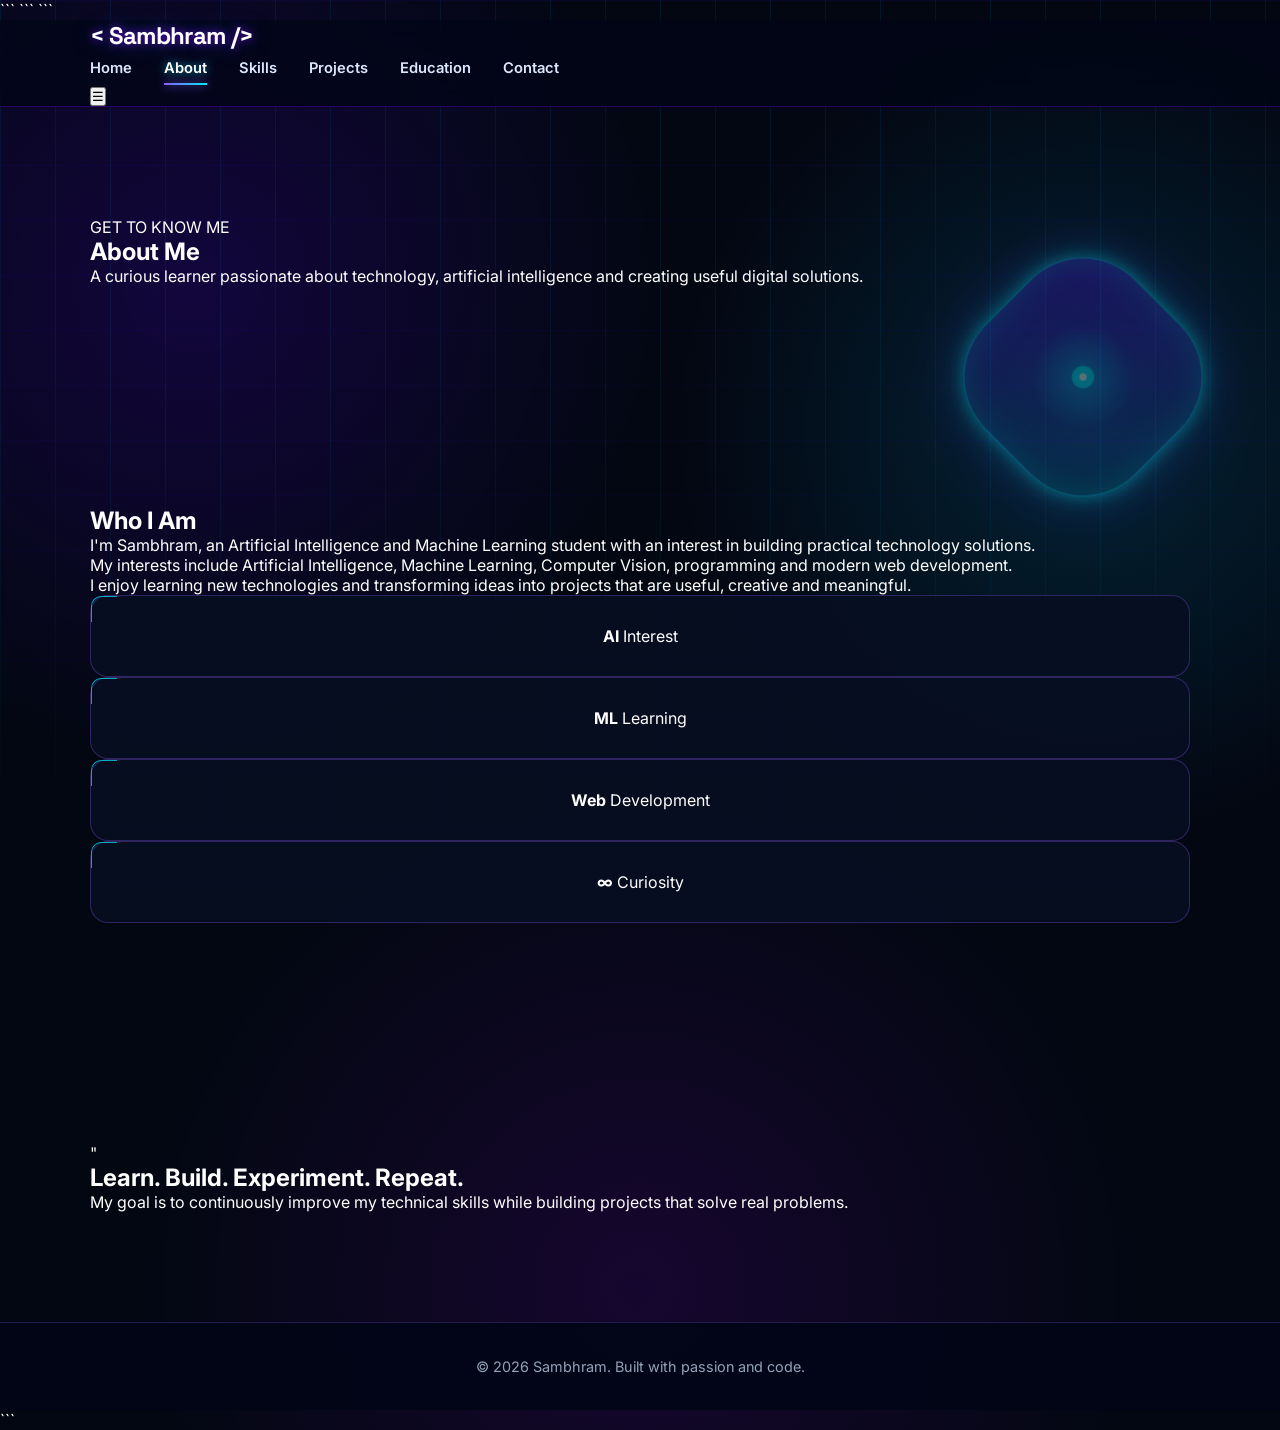
<file: about.html>
<!DOCTYPE html>

<html lang="en">

<head>

```
<meta charset="UTF-8">
<meta name="viewport" content="width=device-width, initial-scale=1.0">

<title>About | Sambhram</title>

<link rel="stylesheet" href="style.css">

<link href="https://fonts.googleapis.com/css2?family=Inter:wght@400;500;600;700;800&family=Space+Grotesk:wght@400;500;600;700&display=swap" rel="stylesheet">
```

</head>

<body>

```
<div class="background-effects">
    <div class="glow glow-one"></div>
    <div class="glow glow-two"></div>
    <div class="glow glow-three"></div>
</div>


<header class="navbar">

    <div class="nav-container">

        <a href="index.html" class="logo">
            <span>&lt;</span> Sambhram <span>/&gt;</span>
        </a>

        <nav class="nav-links">

            <a href="index.html">Home</a>
            <a href="about.html" class="active">About</a>
            <a href="skills.html">Skills</a>
            <a href="projects.html">Projects</a>
            <a href="education.html">Education</a>
            <a href="contact.html">Contact</a>

        </nav>

        <button class="menu-btn" id="menuBtn">
            ☰
        </button>

    </div>

</header>


<main class="page-container">

    <section class="page-hero">

        <p class="section-label">GET TO KNOW ME</p>

        <h1>
            About <span>Me</span>
        </h1>

        <p>
            A curious learner passionate about technology,
            artificial intelligence and creating useful digital solutions.
        </p>

    </section>


    <section class="about-grid">

        <div class="glass-card about-main">

            <h2>Who I Am</h2>

            <p>
                I'm Sambhram, an Artificial Intelligence and Machine
                Learning student with an interest in building practical
                technology solutions.
            </p>

            <p>
                My interests include Artificial Intelligence, Machine
                Learning, Computer Vision, programming and modern web
                development.
            </p>

            <p>
                I enjoy learning new technologies and transforming
                ideas into projects that are useful, creative and
                meaningful.
            </p>

        </div>


        <div class="about-stats">

            <div class="stat-card">
                <strong>AI</strong>
                <span>Interest</span>
            </div>

            <div class="stat-card">
                <strong>ML</strong>
                <span>Learning</span>
            </div>

            <div class="stat-card">
                <strong>Web</strong>
                <span>Development</span>
            </div>

            <div class="stat-card">
                <strong>∞</strong>
                <span>Curiosity</span>
            </div>

        </div>

    </section>


    <section class="quote-section">

        <div class="glass-card quote-card">

            <div class="quote-mark">"</div>

            <h2>
                Learn. Build. Experiment.
                <span>Repeat.</span>
            </h2>

            <p>
                My goal is to continuously improve my technical skills
                while building projects that solve real problems.
            </p>

        </div>

    </section>

</main>


<footer>

    <p>© 2026 Sambhram. Built with passion and code.</p>

</footer>

<script src="script.js"></script>
```

</body>

</html>
</file>
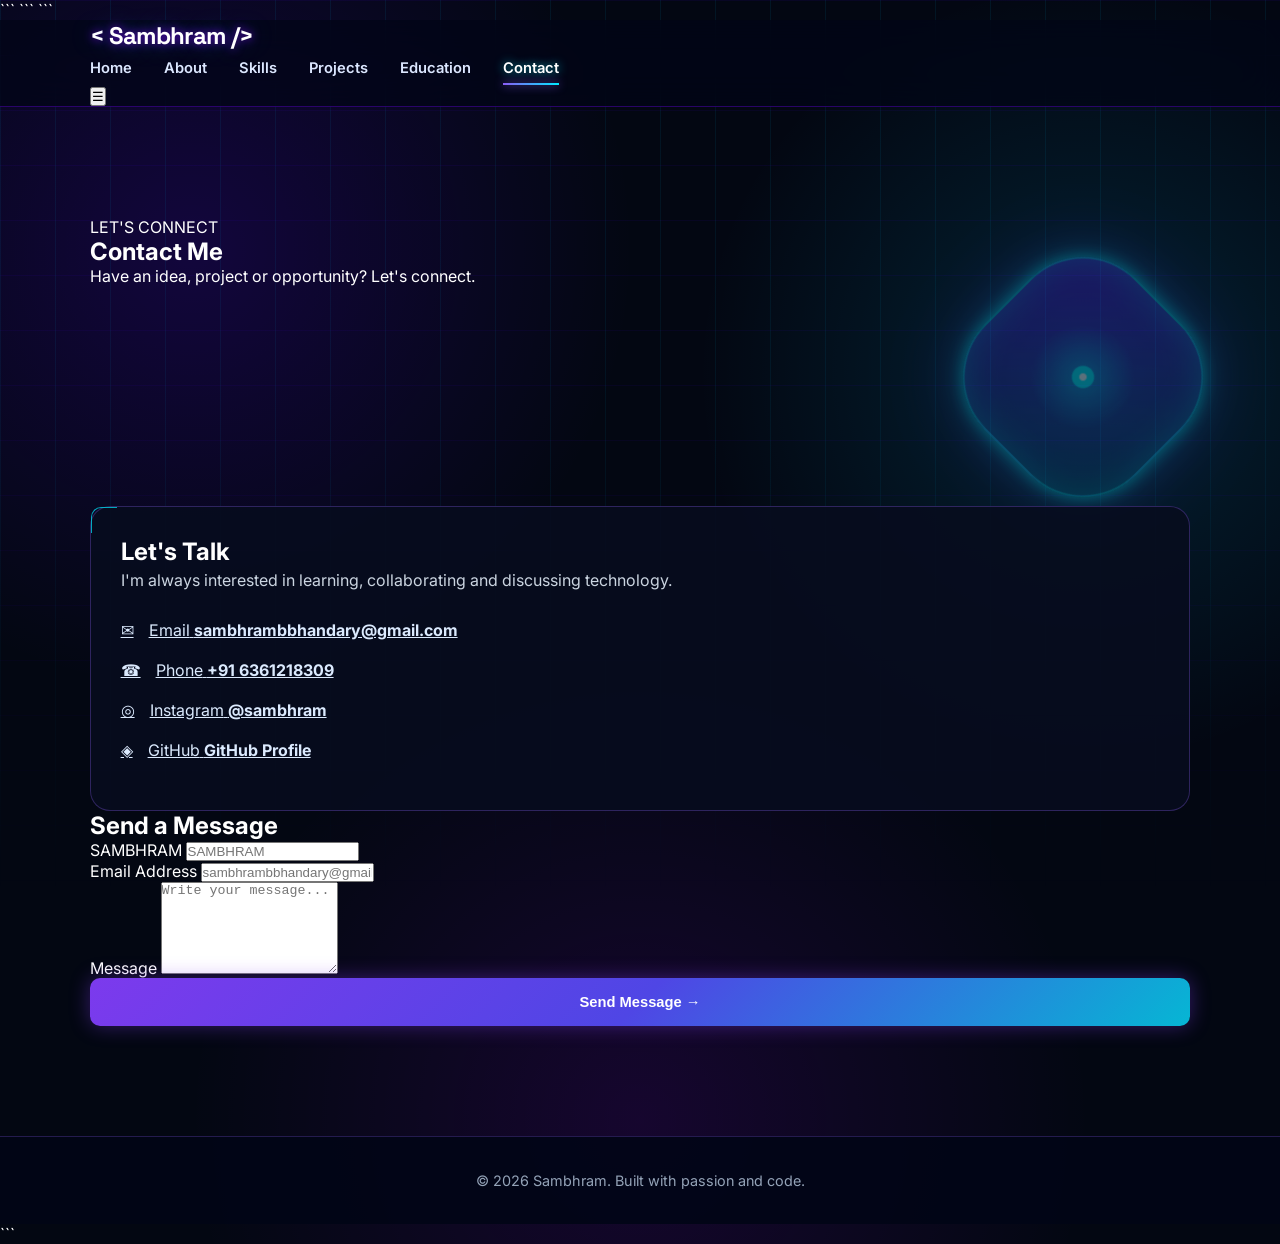
<file: contact.html>
<!DOCTYPE html>

<html lang="en">

<head>

```
<meta charset="UTF-8">
<meta name="viewport" content="width=device-width, initial-scale=1.0">

<title>Contact | Sambhram</title>

<link rel="stylesheet" href="style.css">

<link href="https://fonts.googleapis.com/css2?family=Inter:wght@400;500;600;700;800&family=Space+Grotesk:wght@400;500;600;700&display=swap" rel="stylesheet">
```

</head>

<body>

```
<div class="background-effects">

    <div class="glow glow-one"></div>
    <div class="glow glow-two"></div>
    <div class="glow glow-three"></div>

</div>


<header class="navbar">

    <div class="nav-container">

        <a href="index.html" class="logo">
            <span>&lt;</span> Sambhram <span>/&gt;</span>
        </a>

        <nav class="nav-links">

            <a href="index.html">Home</a>
            <a href="about.html">About</a>
            <a href="skills.html">Skills</a>
            <a href="projects.html">Projects</a>
            <a href="education.html">Education</a>
            <a href="contact.html" class="active">Contact</a>

        </nav>

        <button class="menu-btn" id="menuBtn">
            ☰
        </button>

    </div>

</header>


<main class="page-container">

    <section class="page-hero">

        <p class="section-label">LET'S CONNECT</p>

        <h1>
            Contact <span>Me</span>
        </h1>

        <p>
            Have an idea, project or opportunity?
            Let's connect.
        </p>

    </section>


    <section class="contact-grid">


        <div class="contact-info">

            <div class="glass-card">

                <h2>Let's Talk</h2>

                <p>
                    I'm always interested in learning, collaborating
                    and discussing technology.
                </p>

            </div>


            <a href="mailto:sambhrambbhandary@gmail.com" class="contact-item">

                <div class="contact-icon">
                    ✉
                </div>

                <div>
                    <span>Email</span>
                    <strong>sambhrambbhandary@gmail.com</strong>
                </div>

            </a>


            <a href="tel:+916361218309" class="contact-item">

                <div class="contact-icon">
                    ☎
                </div>

                <div>
                    <span>Phone</span>
                    <strong>+91 6361218309</strong>
                </div>

            </a>


            <a href="https://instagram.com/" target="_blank" class="contact-item">

                <div class="contact-icon">
                    ◎
                </div>

                <div>
                    <span>Instagram</span>
                    <strong>@sambhram</strong>
                </div>

            </a>


            <a href="https://github.com/" target="_blank" class="contact-item">

                <div class="contact-icon">
                    ◈
                </div>

                <div>
                    <span>GitHub</span>
                    <strong>GitHub Profile</strong>
                </div>

            </a>

        </div>


        <div class="glass-card contact-form-card">

            <h2>Send a Message</h2>

            <form id="contactForm">

                <div class="input-group">

                    <label for="name">
                        SAMBHRAM
                    </label>

                    <input
                        type="text"
                        id="name"
                        placeholder="SAMBHRAM"
                        required
                    >

                </div>


                <div class="input-group">

                    <label for="email">
                        Email Address
                    </label>

                    <input
                        type="email"
                        id="email"
                        placeholder="sambhrambbhandary@gmail.com"
                        required
                    >

                </div>


                <div class="input-group">

                    <label for="message">
                        Message
                    </label>

                    <textarea
                        id="message"
                        rows="6"
                        placeholder="Write your message..."
                        required
                    ></textarea>

                </div>


                <button
                    type="submit"
                    class="btn primary-btn submit-btn"
                >
                    Send Message →
                </button>

            </form>

        </div>


    </section>

</main>


<footer>

    <p>© 2026 Sambhram. Built with passion and code.</p>

</footer>


<script src="script.js"></script>
```

</body>

</html>
</file>
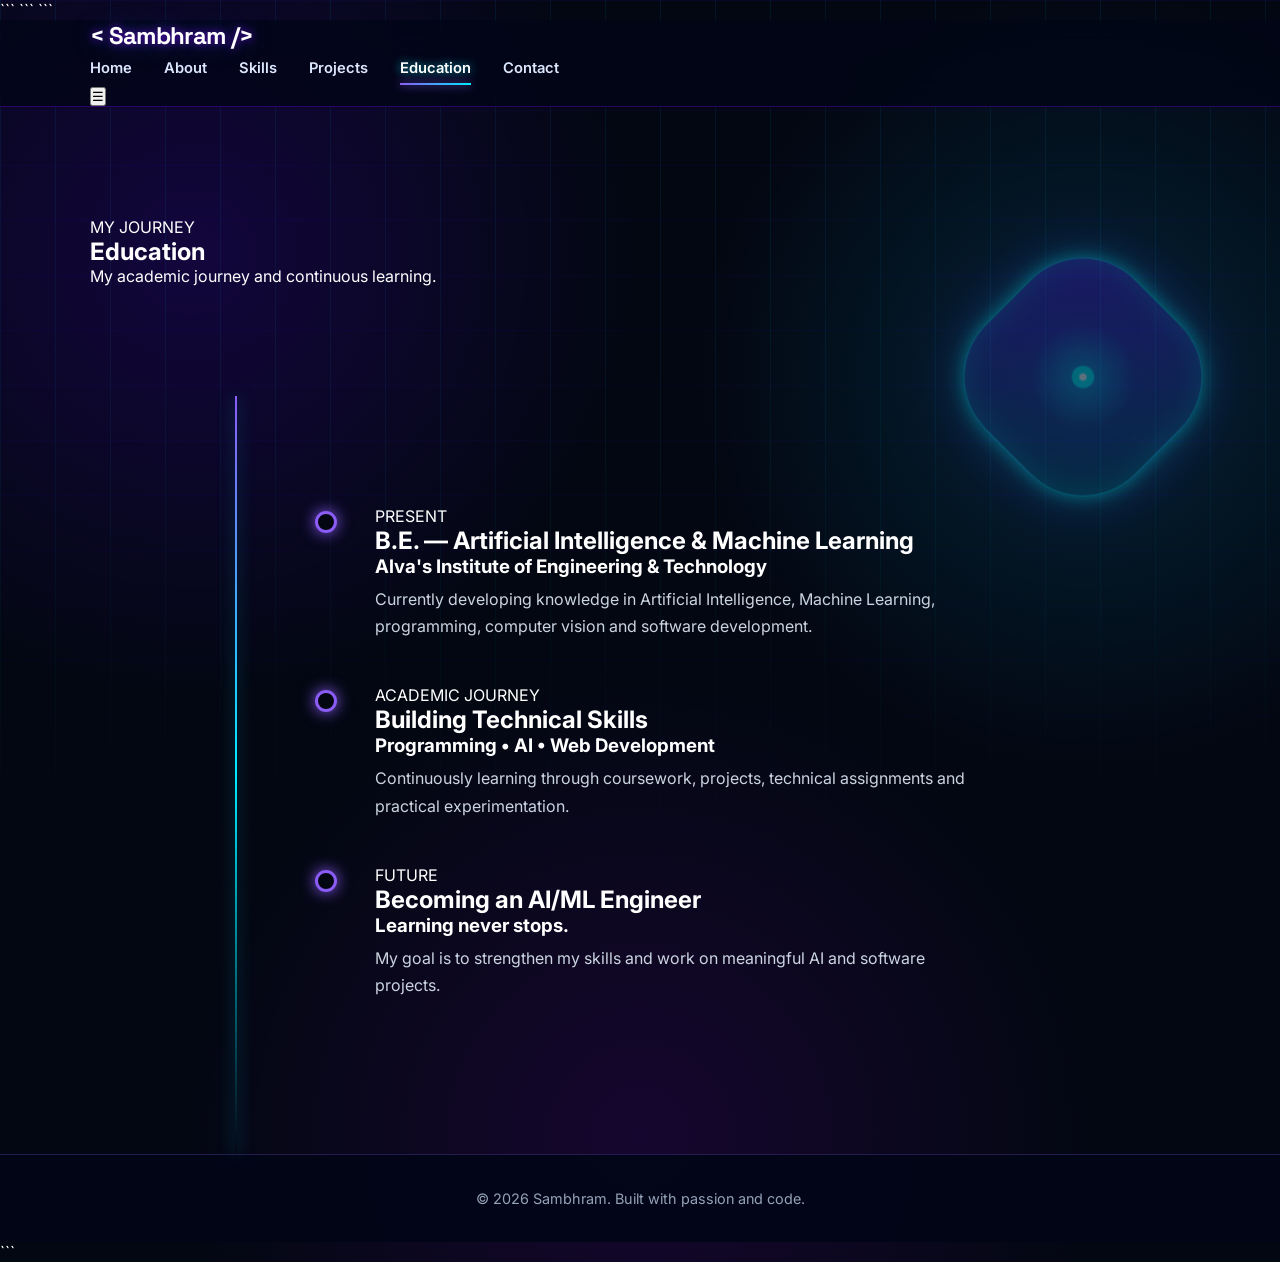
<file: education.html>
<!DOCTYPE html>

<html lang="en">

<head>

```
<meta charset="UTF-8">
<meta name="viewport" content="width=device-width, initial-scale=1.0">

<title>Education | Sambhram</title>

<link rel="stylesheet" href="style.css">

<link href="https://fonts.googleapis.com/css2?family=Inter:wght@400;500;600;700;800&family=Space+Grotesk:wght@400;500;600;700&display=swap" rel="stylesheet">
```

</head>

<body>

```
<div class="background-effects">

    <div class="glow glow-one"></div>
    <div class="glow glow-two"></div>
    <div class="glow glow-three"></div>

</div>


<header class="navbar">

    <div class="nav-container">

        <a href="index.html" class="logo">
            <span>&lt;</span> Sambhram <span>/&gt;</span>
        </a>

        <nav class="nav-links">

            <a href="index.html">Home</a>
            <a href="about.html">About</a>
            <a href="skills.html">Skills</a>
            <a href="projects.html">Projects</a>
            <a href="education.html" class="active">Education</a>
            <a href="contact.html">Contact</a>

        </nav>

        <button class="menu-btn" id="menuBtn">
            ☰
        </button>

    </div>

</header>


<main class="page-container">

    <section class="page-hero">

        <p class="section-label">MY JOURNEY</p>

        <h1>
            <span>Education</span>
        </h1>

        <p>
            My academic journey and continuous learning.
        </p>

    </section>


    <section class="timeline">


        <div class="timeline-item">

            <div class="timeline-dot"></div>

            <div class="timeline-card">

                <span class="timeline-year">
                    PRESENT
                </span>

                <h2>
                    B.E. — Artificial Intelligence & Machine Learning
                </h2>

                <h3>
                    Alva's Institute of Engineering & Technology
                </h3>

                <p>
                    Currently developing knowledge in Artificial Intelligence,
                    Machine Learning, programming, computer vision and
                    software development.
                </p>

            </div>

        </div>


        <div class="timeline-item">

            <div class="timeline-dot"></div>

            <div class="timeline-card">

                <span class="timeline-year">
                    ACADEMIC JOURNEY
                </span>

                <h2>
                    Building Technical Skills
                </h2>

                <h3>
                    Programming • AI • Web Development
                </h3>

                <p>
                    Continuously learning through coursework, projects,
                    technical assignments and practical experimentation.
                </p>

            </div>

        </div>


        <div class="timeline-item">

            <div class="timeline-dot"></div>

            <div class="timeline-card">

                <span class="timeline-year">
                    FUTURE
                </span>

                <h2>
                    Becoming an AI/ML Engineer
                </h2>

                <h3>
                    Learning never stops.
                </h3>

                <p>
                    My goal is to strengthen my skills and work on
                    meaningful AI and software projects.
                </p>

            </div>

        </div>


    </section>

</main>


<footer>

    <p>© 2026 Sambhram. Built with passion and code.</p>

</footer>


<script src="script.js"></script>
```

</body>

</html>
</file>
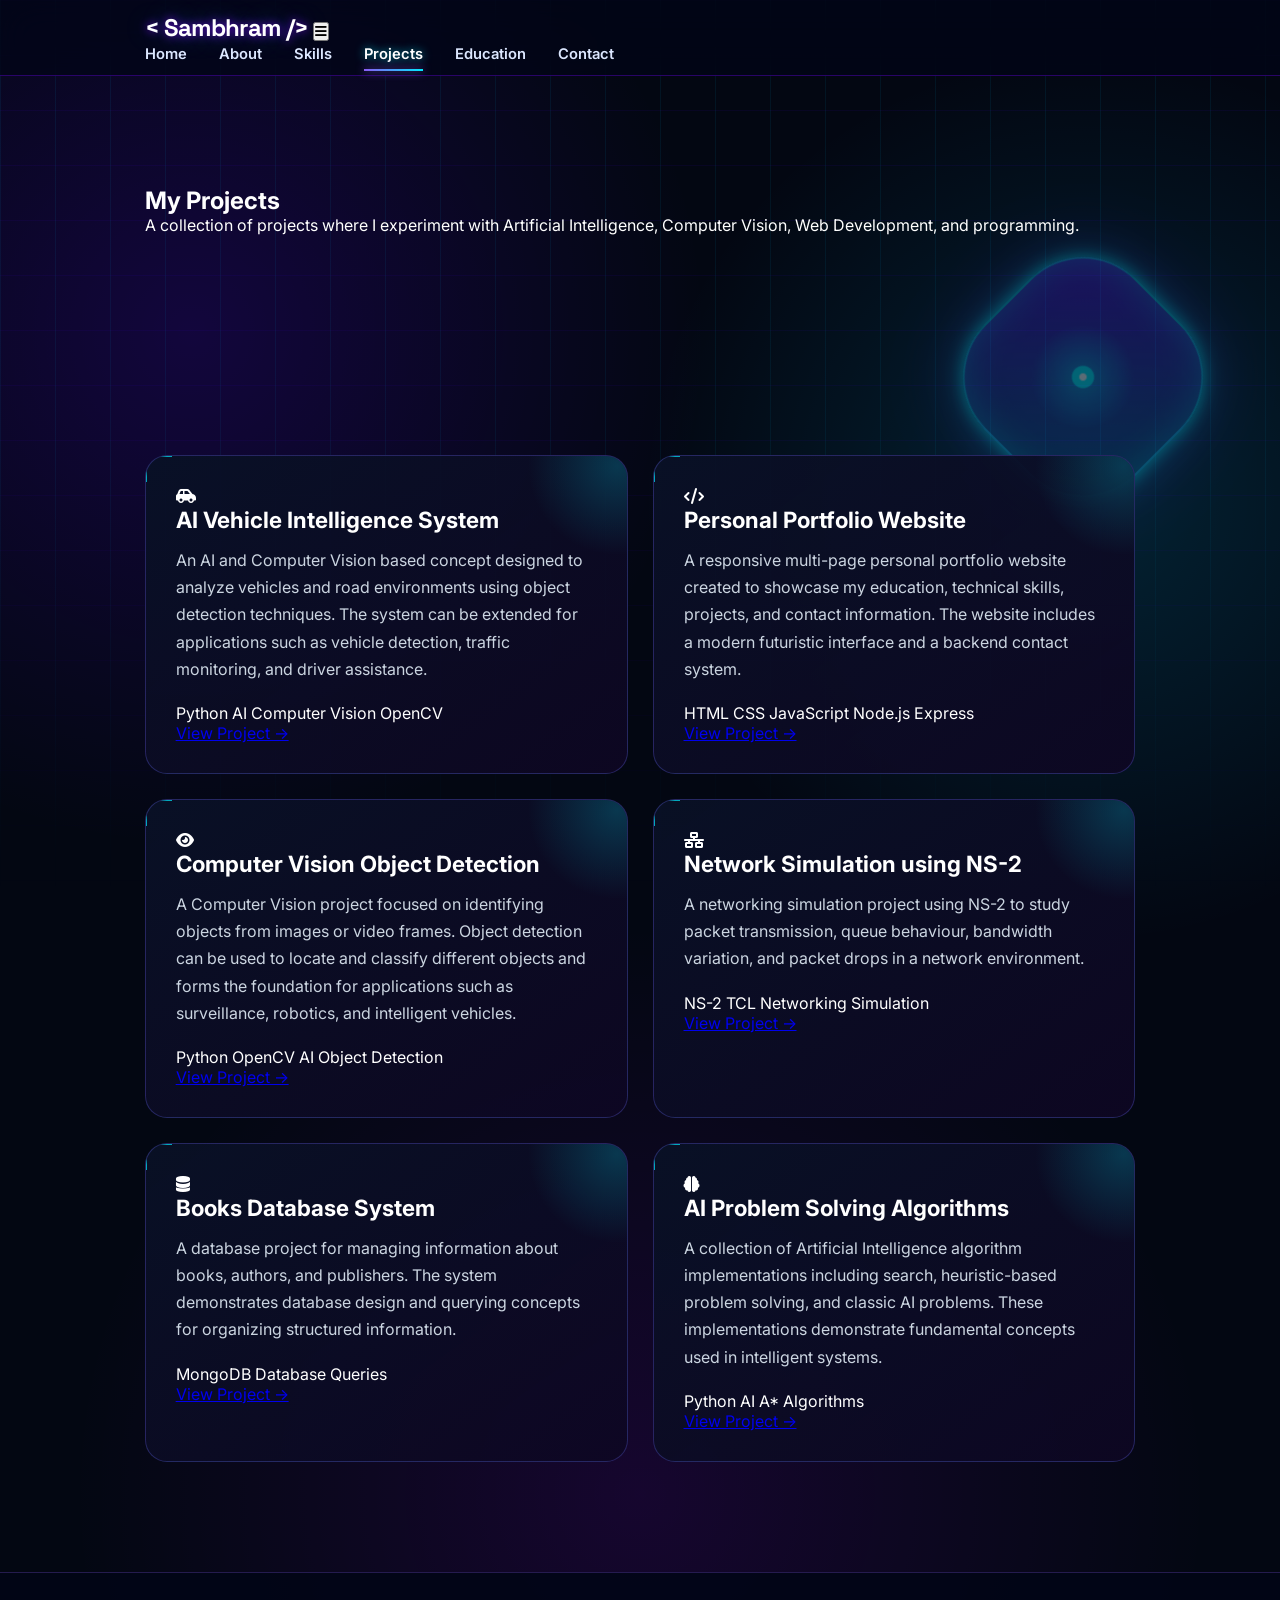
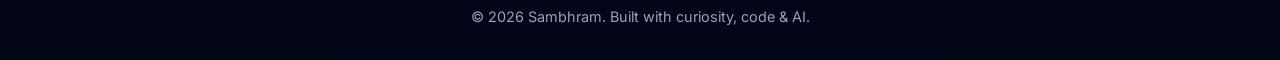
<file: projects.html>
<!DOCTYPE html>
<html lang="en">
<head>
    <meta charset="UTF-8">
    <meta name="viewport" content="width=device-width, initial-scale=1.0">

    <title>Projects | Sambhram</title>

    <link rel="preconnect" href="https://fonts.googleapis.com">
    <link rel="preconnect" href="https://fonts.gstatic.com" crossorigin>

    <link
        href="https://fonts.googleapis.com/css2?family=Inter:wght@400;500;600;700;800&family=Space+Grotesk:wght@500;600;700&display=swap"
        rel="stylesheet"
    >

    <link
        rel="stylesheet"
        href="https://cdnjs.cloudflare.com/ajax/libs/font-awesome/6.5.2/css/all.min.css"
    >

    <link rel="stylesheet" href="style.css">
</head>

<body>

<header class="navbar">

    <div class="container nav-container">

        <a href="index.html" class="logo">
            &lt; <span>Sambhram</span> /&gt;
        </a>

        <button class="menu-btn" id="menuBtn">
            <i class="fas fa-bars"></i>
        </button>

        <ul class="nav-links">

            <li>
                <a href="index.html">Home</a>
            </li>

            <li>
                <a href="about.html">About</a>
            </li>

            <li>
                <a href="skills.html">Skills</a>
            </li>

            <li>
                <a href="projects.html" class="active">Projects</a>
            </li>

            <li>
                <a href="education.html">Education</a>
            </li>

            <li>
                <a href="contact.html">Contact</a>
            </li>

        </ul>

    </div>

</header>


<main>

    <!-- PAGE HERO -->

    <section class="page-hero">

        <div class="container">

            <h1>
                My <span class="gradient-text">Projects</span>
            </h1>

            <p>
                A collection of projects where I experiment with
                Artificial Intelligence, Computer Vision, Web Development,
                and programming.
            </p>

        </div>

    </section>


    <!-- PROJECTS -->

    <section class="section">

        <div class="container">

            <div class="projects-grid">


                <!-- PROJECT 1 -->

                <article class="project-card">

                    <div class="project-visual">
                        <i class="fas fa-car-side"></i>
                    </div>

                    <div class="project-content">

                        <h3>
                            AI Vehicle Intelligence System
                        </h3>

                        <p>
                            An AI and Computer Vision based concept designed
                            to analyze vehicles and road environments using
                            object detection techniques. The system can be
                            extended for applications such as vehicle
                            detection, traffic monitoring, and driver
                            assistance.
                        </p>

                        <div class="tech-tags">

                            <span>Python</span>
                            <span>AI</span>
                            <span>Computer Vision</span>
                            <span>OpenCV</span>

                        </div>

                        <a href="#" class="project-link">
                            View Project →
                        </a>

                    </div>

                </article>


                <!-- PROJECT 2 -->

                <article class="project-card">

                    <div class="project-visual">
                        <i class="fas fa-code"></i>
                    </div>

                    <div class="project-content">

                        <h3>
                            Personal Portfolio Website
                        </h3>

                        <p>
                            A responsive multi-page personal portfolio
                            website created to showcase my education,
                            technical skills, projects, and contact
                            information. The website includes a modern
                            futuristic interface and a backend contact
                            system.
                        </p>

                        <div class="tech-tags">

                            <span>HTML</span>
                            <span>CSS</span>
                            <span>JavaScript</span>
                            <span>Node.js</span>
                            <span>Express</span>

                        </div>

                        <a href="#" class="project-link">
                            View Project →
                        </a>

                    </div>

                </article>


                <!-- PROJECT 3 -->

                <article class="project-card">

                    <div class="project-visual">
                        <i class="fas fa-eye"></i>
                    </div>

                    <div class="project-content">

                        <h3>
                            Computer Vision Object Detection
                        </h3>

                        <p>
                            A Computer Vision project focused on identifying
                            objects from images or video frames. Object
                            detection can be used to locate and classify
                            different objects and forms the foundation for
                            applications such as surveillance, robotics,
                            and intelligent vehicles.
                        </p>

                        <div class="tech-tags">

                            <span>Python</span>
                            <span>OpenCV</span>
                            <span>AI</span>
                            <span>Object Detection</span>

                        </div>

                        <a href="#" class="project-link">
                            View Project →
                        </a>

                    </div>

                </article>


                <!-- PROJECT 4 -->

                <article class="project-card">

                    <div class="project-visual">
                        <i class="fas fa-network-wired"></i>
                    </div>

                    <div class="project-content">

                        <h3>
                            Network Simulation using NS-2
                        </h3>

                        <p>
                            A networking simulation project using NS-2 to
                            study packet transmission, queue behaviour,
                            bandwidth variation, and packet drops in a
                            network environment.
                        </p>

                        <div class="tech-tags">

                            <span>NS-2</span>
                            <span>TCL</span>
                            <span>Networking</span>
                            <span>Simulation</span>

                        </div>

                        <a href="#" class="project-link">
                            View Project →
                        </a>

                    </div>

                </article>


                <!-- PROJECT 5 -->

                <article class="project-card">

                    <div class="project-visual">
                        <i class="fas fa-database"></i>
                    </div>

                    <div class="project-content">

                        <h3>
                            Books Database System
                        </h3>

                        <p>
                            A database project for managing information
                            about books, authors, and publishers. The system
                            demonstrates database design and querying
                            concepts for organizing structured information.
                        </p>

                        <div class="tech-tags">

                            <span>MongoDB</span>
                            <span>Database</span>
                            <span>Queries</span>

                        </div>

                        <a href="#" class="project-link">
                            View Project →
                        </a>

                    </div>

                </article>


                <!-- PROJECT 6 -->

                <article class="project-card">

                    <div class="project-visual">
                        <i class="fas fa-brain"></i>
                    </div>

                    <div class="project-content">

                        <h3>
                            AI Problem Solving Algorithms
                        </h3>

                        <p>
                            A collection of Artificial Intelligence
                            algorithm implementations including search,
                            heuristic-based problem solving, and classic AI
                            problems. These implementations demonstrate
                            fundamental concepts used in intelligent systems.
                        </p>

                        <div class="tech-tags">

                            <span>Python</span>
                            <span>AI</span>
                            <span>A*</span>
                            <span>Algorithms</span>

                        </div>

                        <a href="#" class="project-link">
                            View Project →
                        </a>

                    </div>

                </article>

            </div>

        </div>

    </section>

</main>


<footer class="footer">

    <div class="container">

        <p>
            © 2026 Sambhram. Built with curiosity, code & AI.
        </p>

    </div>

</footer>


<script src="script.js"></script>

</body>
</html>
</file>
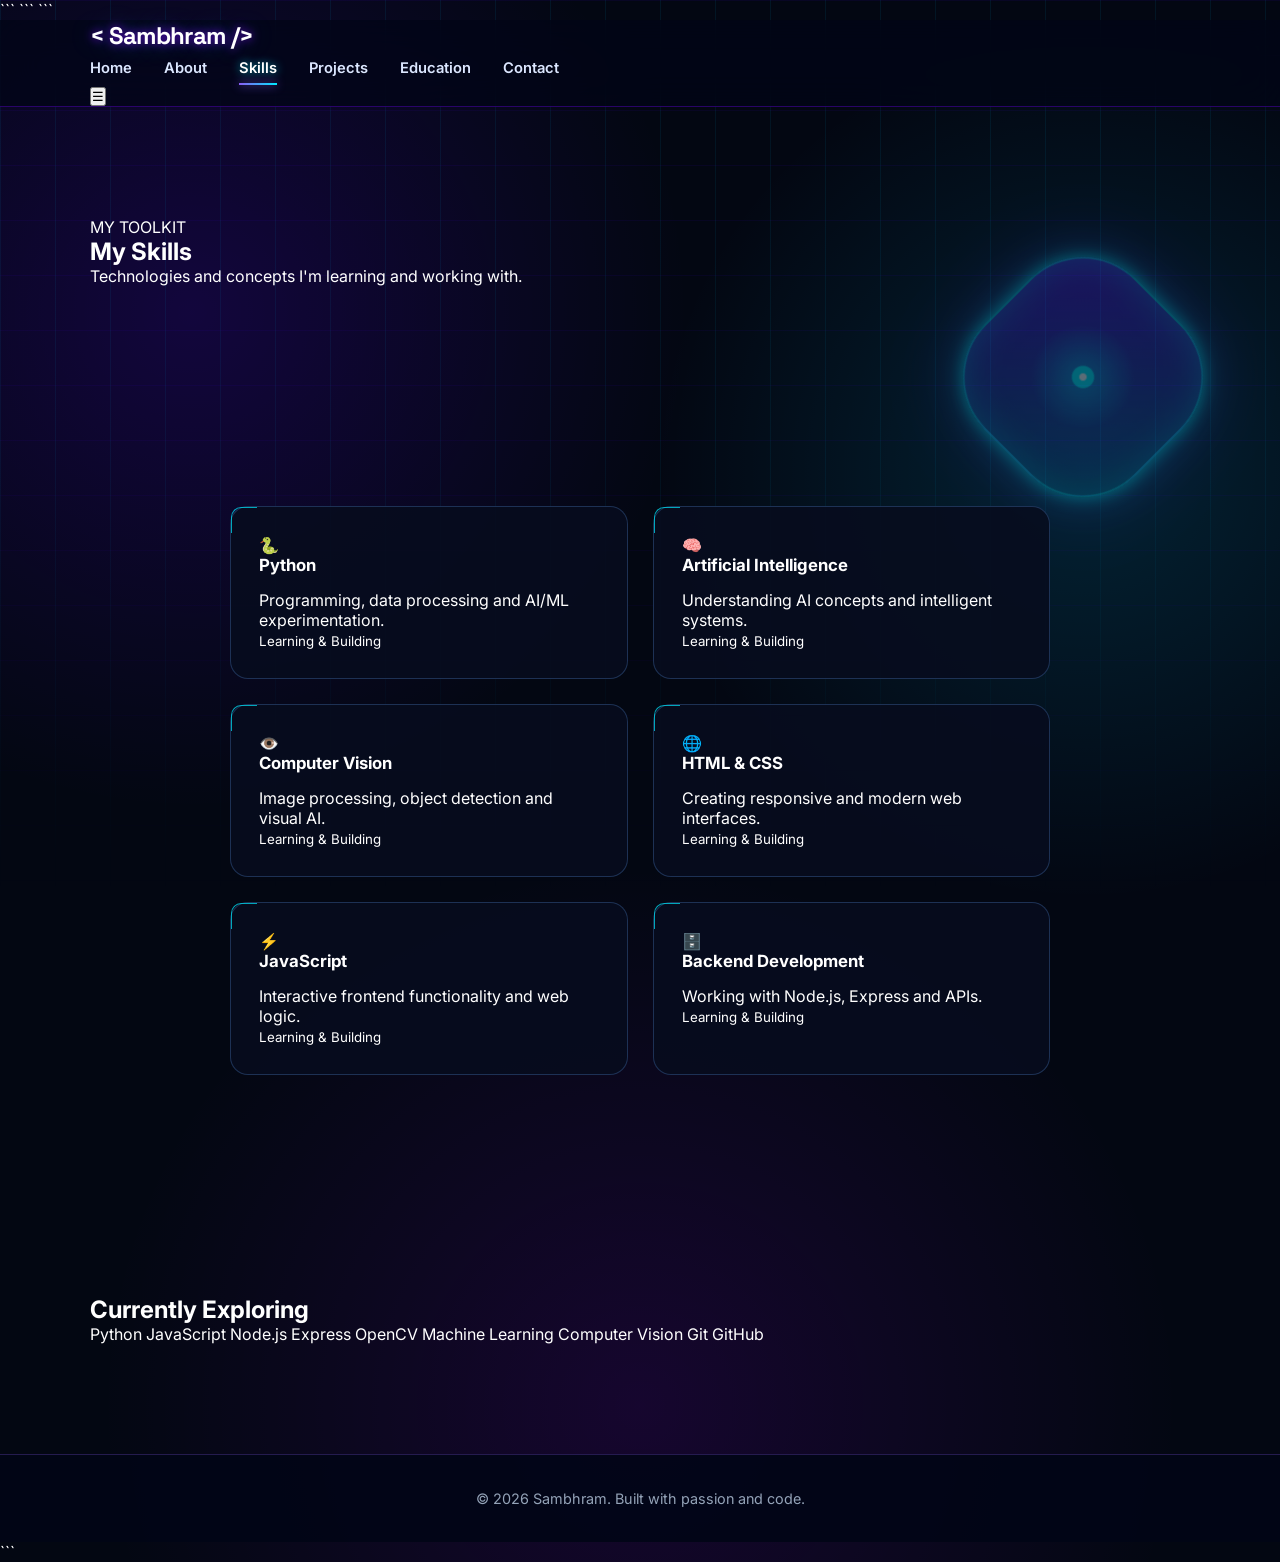
<file: skills.html>
<!DOCTYPE html>

<html lang="en">

<head>

```
<meta charset="UTF-8">
<meta name="viewport" content="width=device-width, initial-scale=1.0">

<title>Skills | Sambhram</title>

<link rel="stylesheet" href="style.css">

<link href="https://fonts.googleapis.com/css2?family=Inter:wght@400;500;600;700;800&family=Space+Grotesk:wght@400;500;600;700&display=swap" rel="stylesheet">
```

</head>

<body>

```
<div class="background-effects">

    <div class="glow glow-one"></div>
    <div class="glow glow-two"></div>
    <div class="glow glow-three"></div>

</div>


<header class="navbar">

    <div class="nav-container">

        <a href="index.html" class="logo">
            <span>&lt;</span> Sambhram <span>/&gt;</span>
        </a>

        <nav class="nav-links">

            <a href="index.html">Home</a>
            <a href="about.html">About</a>
            <a href="skills.html" class="active">Skills</a>
            <a href="projects.html">Projects</a>
            <a href="education.html">Education</a>
            <a href="contact.html">Contact</a>

        </nav>

        <button class="menu-btn" id="menuBtn">
            ☰
        </button>

    </div>

</header>


<main class="page-container">

    <section class="page-hero">

        <p class="section-label">MY TOOLKIT</p>

        <h1>
            My <span>Skills</span>
        </h1>

        <p>
            Technologies and concepts I'm learning and working with.
        </p>

    </section>


    <section class="skills-grid">


        <div class="skill-card">

            <div class="skill-icon">🐍</div>

            <h3>Python</h3>

            <p>
                Programming, data processing and AI/ML experimentation.
            </p>

            <div class="skill-level">
                <div class="level-bar">
                    <span style="width: 75%;"></span>
                </div>
                <small>Learning & Building</small>
            </div>

        </div>


        <div class="skill-card">

            <div class="skill-icon">🧠</div>

            <h3>Artificial Intelligence</h3>

            <p>
                Understanding AI concepts and intelligent systems.
            </p>

            <div class="skill-level">
                <div class="level-bar">
                    <span style="width: 70%;"></span>
                </div>
                <small>Learning & Building</small>
            </div>

        </div>


        <div class="skill-card">

            <div class="skill-icon">👁️</div>

            <h3>Computer Vision</h3>

            <p>
                Image processing, object detection and visual AI.
            </p>

            <div class="skill-level">
                <div class="level-bar">
                    <span style="width: 65%;"></span>
                </div>
                <small>Learning & Building</small>
            </div>

        </div>


        <div class="skill-card">

            <div class="skill-icon">🌐</div>

            <h3>HTML & CSS</h3>

            <p>
                Creating responsive and modern web interfaces.
            </p>

            <div class="skill-level">
                <div class="level-bar">
                    <span style="width: 80%;"></span>
                </div>
                <small>Learning & Building</small>
            </div>

        </div>


        <div class="skill-card">

            <div class="skill-icon">⚡</div>

            <h3>JavaScript</h3>

            <p>
                Interactive frontend functionality and web logic.
            </p>

            <div class="skill-level">
                <div class="level-bar">
                    <span style="width: 60%;"></span>
                </div>
                <small>Learning & Building</small>
            </div>

        </div>


        <div class="skill-card">

            <div class="skill-icon">🗄️</div>

            <h3>Backend Development</h3>

            <p>
                Working with Node.js, Express and APIs.
            </p>

            <div class="skill-level">
                <div class="level-bar">
                    <span style="width: 55%;"></span>
                </div>
                <small>Learning & Building</small>
            </div>

        </div>


    </section>


    <section class="technology-cloud">

        <h2>Currently Exploring</h2>

        <div class="tech-tags">

            <span>Python</span>
            <span>JavaScript</span>
            <span>Node.js</span>
            <span>Express</span>
            <span>OpenCV</span>
            <span>Machine Learning</span>
            <span>Computer Vision</span>
            <span>Git</span>
            <span>GitHub</span>

        </div>

    </section>

</main>


<footer>

    <p>© 2026 Sambhram. Built with passion and code.</p>

</footer>


<script src="script.js"></script>
```

</body>

</html>
</file>
<file: style.css>
/* =========================================================
   SAMBHRAM PORTFOLIO
   FUTURISTIC AI / ROBOT / MACHINE THEME
   CSS ONLY — NO IMAGES REQUIRED
   ========================================================= */


/* =========================================================
   1. RESET
   ========================================================= */

* {
    margin: 0;
    padding: 0;
    box-sizing: border-box;
}

html {
    scroll-behavior: smooth;
}

body {
    font-family: "Inter", sans-serif;
    background:
        radial-gradient(circle at 15% 20%, rgba(89, 0, 255, 0.18), transparent 30%),
        radial-gradient(circle at 85% 30%, rgba(0, 204, 255, 0.14), transparent 28%),
        radial-gradient(circle at 50% 90%, rgba(160, 0, 255, 0.12), transparent 35%),
        #030712;

    color: #ffffff;
    min-height: 100vh;
    overflow-x: hidden;
    position: relative;
}


/* =========================================================
   2. FUTURISTIC GRID BACKGROUND
   ========================================================= */

body::before {
    content: "";
    position: fixed;
    inset: 0;

    background-image:
        linear-gradient(rgba(75, 0, 255, 0.08) 1px, transparent 1px),
        linear-gradient(90deg, rgba(0, 200, 255, 0.08) 1px, transparent 1px);

    background-size: 55px 55px;

    mask-image: linear-gradient(
        to bottom,
        black 0%,
        rgba(0, 0, 0, 0.8) 50%,
        transparent 100%
    );

    animation: gridMove 18s linear infinite;

    pointer-events: none;
    z-index: -5;
}

@keyframes gridMove {
    0% {
        transform: translateY(0);
    }

    100% {
        transform: translateY(55px);
    }
}


/* =========================================================
   3. MOVING MACHINE / ROBOT CORE
   ========================================================= */

body::after {
    content: "";

    position: fixed;

    width: 210px;
    height: 210px;

    right: 7%;
    top: 30%;

    border-radius: 35%;

    background:
        radial-gradient(
            circle at 50% 50%,
            #ffffff 0 2%,
            #00eaff 3% 7%,
            transparent 8%
        ),
        radial-gradient(
            circle at 50% 50%,
            rgba(0, 234, 255, 0.5),
            transparent 35%
        ),
        linear-gradient(
            135deg,
            rgba(94, 0, 255, 0.8),
            rgba(0, 191, 255, 0.25)
        );

    border: 2px solid rgba(0, 234, 255, 0.7);

    box-shadow:
        0 0 15px #00eaff,
        0 0 40px rgba(0, 234, 255, 0.5),
        0 0 80px rgba(103, 0, 255, 0.5),
        inset 0 0 35px rgba(0, 234, 255, 0.4);

    opacity: 0.35;

    transform: rotate(45deg);

    animation:
        robotFloat 7s ease-in-out infinite,
        robotRotate 18s linear infinite;

    pointer-events: none;
    z-index: -3;
}

@keyframes robotFloat {
    0% {
        transform: translateY(0) rotate(45deg);
    }

    50% {
        transform: translateY(-35px) rotate(55deg);
    }

    100% {
        transform: translateY(0) rotate(45deg);
    }
}

@keyframes robotRotate {
    0% {
        filter: hue-rotate(0deg);
    }

    100% {
        filter: hue-rotate(60deg);
    }
}


/* =========================================================
   4. FLOATING LIGHTS
   ========================================================= */

body {
    isolation: isolate;
}

.page,
section,
main {
    position: relative;
}


/* =========================================================
   5. NAVBAR
   ========================================================= */

.navbar {
    position: sticky;
    top: 0;

    width: 100%;
    min-height: 76px;

    display: flex;
    align-items: center;
    justify-content: space-between;

    padding: 0 7%;

    background: rgba(2, 6, 23, 0.72);

    backdrop-filter: blur(18px);
    -webkit-backdrop-filter: blur(18px);

    border-bottom: 1px solid rgba(113, 0, 255, 0.35);

    z-index: 1000;
}


/* Logo */

.logo {
    font-family: "Space Grotesk", sans-serif;

    font-size: 1.5rem;
    font-weight: 800;

    color: #ffffff;

    text-decoration: none;

    letter-spacing: -1px;

    text-shadow:
        0 0 10px rgba(128, 0, 255, 0.8),
        0 0 25px rgba(0, 204, 255, 0.35);

    transition: 0.3s ease;
}

.logo:hover {
    color: #9d7cff;

    text-shadow:
        0 0 10px #8b5cf6,
        0 0 25px #00eaff;
}


/* Navigation */

.nav-links {
    display: flex;
    align-items: center;
    gap: 32px;

    list-style: none;
}

.nav-links a {
    position: relative;

    color: #dce7ff;

    text-decoration: none;

    font-size: 0.92rem;
    font-weight: 600;

    padding: 8px 0;

    transition: 0.3s ease;
}

.nav-links a::after {
    content: "";

    position: absolute;

    left: 0;
    bottom: 0;

    width: 0;
    height: 2px;

    background: linear-gradient(
        90deg,
        #8b5cf6,
        #00eaff
    );

    box-shadow: 0 0 10px #8b5cf6;

    transition: width 0.3s ease;
}

.nav-links a:hover,
.nav-links a.active {
    color: #ffffff;

    text-shadow:
        0 0 10px rgba(0, 234, 255, 0.7);
}

.nav-links a:hover::after,
.nav-links a.active::after {
    width: 100%;
}


/* =========================================================
   6. MOBILE MENU
   ========================================================= */

.menu-toggle {
    display: none;

    font-size: 1.7rem;

    color: #ffffff;

    cursor: pointer;
}


/* =========================================================
   7. MAIN CONTAINER
   ========================================================= */

.container {
    width: min(1180px, 90%);

    margin: auto;
}


/* =========================================================
   8. HERO SECTION
   ========================================================= */

.hero {
    min-height: calc(100vh - 76px);

    display: grid;

    grid-template-columns: 1.05fr 0.95fr;

    align-items: center;

    gap: 60px;

    padding: 80px 7%;

    position: relative;

    overflow: hidden;
}


/* Hero glowing light */

.hero::before {
    content: "";

    position: absolute;

    width: 550px;
    height: 550px;

    right: -200px;
    top: 50%;

    transform: translateY(-50%);

    background:
        radial-gradient(
            circle,
            rgba(111, 0, 255, 0.35),
            rgba(0, 204, 255, 0.08) 35%,
            transparent 70%
        );

    filter: blur(20px);

    animation: pulseLight 5s ease-in-out infinite;

    pointer-events: none;
}

@keyframes pulseLight {
    0%,
    100% {
        opacity: 0.6;
        transform: translateY(-50%) scale(1);
    }

    50% {
        opacity: 1;
        transform: translateY(-50%) scale(1.2);
    }
}


/* =========================================================
   9. HERO TEXT
   ========================================================= */

.hero-content {
    position: relative;

    z-index: 5;

    background: rgba(2, 6, 23, 0.28);

    padding: 25px;

    border-left: 2px solid rgba(139, 92, 246, 0.7);

    border-radius: 0 20px 20px 0;

    backdrop-filter: blur(5px);
}

.hero-content .small-title {
    color: #00eaff;

    font-size: 0.95rem;

    font-weight: 800;

    letter-spacing: 4px;

    text-transform: uppercase;

    margin-bottom: 12px;

    text-shadow:
        0 0 10px rgba(0, 234, 255, 0.7);
}


.hero h1 {
    font-family: "Space Grotesk", sans-serif;

    font-size: clamp(3.5rem, 8vw, 7rem);

    line-height: 0.95;

    font-weight: 800;

    color: #ffffff;

    letter-spacing: -4px;

    text-shadow:
        0 0 15px rgba(255, 255, 255, 0.15),
        0 0 35px rgba(100, 0, 255, 0.25);

    margin-bottom: 20px;
}


.hero h1 span {
    background:
        linear-gradient(
            90deg,
            #a78bfa,
            #8b5cf6,
            #00eaff
        );

    -webkit-background-clip: text;
    background-clip: text;

    color: transparent;

    text-shadow: none;
}


.hero h2 {
    font-size: 1.3rem;

    color: #c7d2fe;

    margin-bottom: 20px;

    font-weight: 600;
}


.hero p {
    max-width: 650px;

    color: #dbe7ff;

    line-height: 1.8;

    font-size: 1rem;

    margin-bottom: 30px;

    text-shadow:
        0 1px 12px #020617;
}


/* =========================================================
   10. BUTTONS
   ========================================================= */

.btn {
    display: inline-flex;

    align-items: center;
    justify-content: center;

    min-height: 48px;

    padding: 0 25px;

    border-radius: 10px;

    text-decoration: none;

    font-weight: 700;

    font-size: 0.92rem;

    transition:
        transform 0.3s ease,
        box-shadow 0.3s ease,
        background 0.3s ease;

    cursor: pointer;
}


.primary-btn {
    color: #ffffff;

    background:
        linear-gradient(
            135deg,
            #7c3aed,
            #4f46e5,
            #06b6d4
        );

    box-shadow:
        0 0 20px rgba(124, 58, 237, 0.4);

    border: 1px solid rgba(255, 255, 255, 0.15);
}


.primary-btn:hover {
    transform: translateY(-4px);

    box-shadow:
        0 0 20px #7c3aed,
        0 0 45px rgba(0, 234, 255, 0.3);
}


.secondary-btn {
    color: #ffffff;

    background: rgba(5, 10, 30, 0.8);

    border: 1px solid rgba(0, 234, 255, 0.45);

    margin-left: 12px;
}


.secondary-btn:hover {
    background: rgba(0, 234, 255, 0.1);

    border-color: #00eaff;

    box-shadow:
        0 0 20px rgba(0, 234, 255, 0.25);

    transform: translateY(-4px);
}


/* =========================================================
   11. SOCIAL LINKS
   ========================================================= */

.social-links {
    display: flex;

    gap: 14px;

    margin-top: 30px;
}

.social-links a {
    width: 42px;
    height: 42px;

    display: flex;

    align-items: center;
    justify-content: center;

    color: #dbeafe;

    background: rgba(8, 15, 35, 0.75);

    border: 1px solid rgba(139, 92, 246, 0.4);

    border-radius: 50%;

    text-decoration: none;

    transition: 0.3s ease;
}

.social-links a:hover {
    color: #ffffff;

    border-color: #00eaff;

    box-shadow:
        0 0 15px rgba(0, 234, 255, 0.5);

    transform: translateY(-5px);
}


/* =========================================================
   12. HERO MACHINE VISUAL
   ========================================================= */

.hero-visual {
    position: relative;

    min-height: 500px;

    display: flex;

    align-items: center;
    justify-content: center;

    z-index: 2;
}


/* Robot chamber */

.hero-visual::before {
    content: "";

    position: absolute;

    width: 400px;
    height: 400px;

    border-radius: 50%;

    border: 1px solid rgba(0, 234, 255, 0.35);

    box-shadow:
        0 0 25px rgba(0, 234, 255, 0.15),
        inset 0 0 40px rgba(124, 58, 237, 0.15);

    animation:
        chamberRotate 20s linear infinite;
}

@keyframes chamberRotate {
    from {
        transform: rotate(0deg);
    }

    to {
        transform: rotate(360deg);
    }
}


/* =========================================================
   13. CSS ROBOT
   ========================================================= */

.robot {
    width: 250px;
    height: 300px;

    position: relative;

    animation: robotHover 4s ease-in-out infinite;

    filter:
        drop-shadow(0 0 12px rgba(0, 234, 255, 0.4));
}

@keyframes robotHover {
    0%,
    100% {
        transform: translateY(0);
    }

    50% {
        transform: translateY(-20px);
    }
}


/* Robot head */

.robot-head {
    width: 150px;
    height: 120px;

    position: absolute;

    left: 50%;
    top: 30px;

    transform: translateX(-50%);

    border-radius: 30px;

    background:
        linear-gradient(
            145deg,
            #172554,
            #070b19
        );

    border: 2px solid #6366f1;

    box-shadow:
        0 0 20px rgba(99, 102, 241, 0.6),
        inset 0 0 30px rgba(0, 234, 255, 0.12);
}


/* Robot head inner */

.robot-head::before {
    content: "";

    position: absolute;

    left: 20px;
    right: 20px;

    top: 35px;

    height: 35px;

    border-radius: 15px;

    background:
        linear-gradient(
            90deg,
            #00eaff,
            #8b5cf6,
            #00eaff
        );

    box-shadow:
        0 0 15px #00eaff,
        0 0 30px rgba(139, 92, 246, 0.8);

    animation: robotEyes 1.5s ease-in-out infinite;
}

@keyframes robotEyes {
    0%,
    100% {
        opacity: 0.7;
    }

    50% {
        opacity: 1;
    }
}


/* Robot antenna */

.robot-head::after {
    content: "";

    position: absolute;

    width: 8px;
    height: 35px;

    left: 50%;
    top: -35px;

    transform: translateX(-50%);

    background: #00eaff;

    box-shadow:
        0 0 12px #00eaff;
}


/* Robot body */

.robot-body {
    width: 185px;
    height: 150px;

    position: absolute;

    left: 50%;
    top: 140px;

    transform: translateX(-50%);

    border-radius: 30px 30px 22px 22px;

    background:
        linear-gradient(
            145deg,
            #172554,
            #060912
        );

    border: 2px solid #4f46e5;

    box-shadow:
        0 0 25px rgba(79, 70, 229, 0.5),
        inset 0 0 30px rgba(0, 234, 255, 0.08);
}


/* Robot chest reactor */

.robot-body::before {
    content: "";

    position: absolute;

    width: 60px;
    height: 60px;

    left: 50%;
    top: 35px;

    transform: translateX(-50%);

    border-radius: 50%;

    background:
        radial-gradient(
            circle,
            #ffffff 0 5%,
            #00eaff 7% 20%,
            #7c3aed 25% 45%,
            transparent 48%
        );

    box-shadow:
        0 0 15px #00eaff,
        0 0 35px #7c3aed,
        0 0 70px rgba(0, 234, 255, 0.4);

    animation: reactorPulse 2s ease-in-out infinite;
}

@keyframes reactorPulse {
    0%,
    100% {
        transform: translateX(-50%) scale(0.9);
    }

    50% {
        transform: translateX(-50%) scale(1.1);
    }
}


/* Robot arms */

.robot-arm {
    position: absolute;

    width: 38px;
    height: 125px;

    top: 150px;

    border-radius: 20px;

    background:
        linear-gradient(
            180deg,
            #172554,
            #050814
        );

    border: 2px solid #6366f1;

    box-shadow:
        0 0 15px rgba(99, 102, 241, 0.4);
}

.robot-arm.left {
    left: 12px;

    transform: rotate(12deg);
}

.robot-arm.right {
    right: 12px;

    transform: rotate(-12deg);
}


/* =========================================================
   14. CODE CARD
   ========================================================= */

.code-card {
    position: absolute;

    right: -15px;
    bottom: 35px;

    width: 240px;

    padding: 22px;

    background:
        linear-gradient(
            145deg,
            rgba(9, 15, 35, 0.95),
            rgba(12, 5, 35, 0.9)
        );

    border: 1px solid rgba(139, 92, 246, 0.55);

    border-radius: 18px;

    backdrop-filter: blur(15px);

    box-shadow:
        0 20px 60px rgba(0, 0, 0, 0.5),
        0 0 25px rgba(139, 92, 246, 0.18);

    animation: cardFloat 5s ease-in-out infinite;

    z-index: 10;
}

@keyframes cardFloat {
    0%,
    100% {
        transform: translateY(0);
    }

    50% {
        transform: translateY(-12px);
    }
}

.code-card span {
    display: block;

    color: #00eaff;

    font-family: monospace;

    font-size: 0.82rem;

    margin: 6px 0;
}


/* =========================================================
   15. GENERAL SECTION
   ========================================================= */

section {
    padding: 110px 7%;

    position: relative;
}


.section-title {
    text-align: center;

    margin-bottom: 60px;
}

.section-title .small-title {
    color: #00eaff;

    text-transform: uppercase;

    letter-spacing: 3px;

    font-size: 0.8rem;

    font-weight: 800;

    margin-bottom: 12px;
}


.section-title h2 {
    font-family: "Space Grotesk", sans-serif;

    font-size: clamp(2rem, 5vw, 3.5rem);

    color: #ffffff;

    margin-bottom: 15px;
}


.section-title h2 span {
    background:
        linear-gradient(
            90deg,
            #a78bfa,
            #00eaff
        );

    -webkit-background-clip: text;
    background-clip: text;

    color: transparent;
}


.section-title p {
    max-width: 700px;

    margin: auto;

    color: #c9d7f2;

    line-height: 1.8;
}


/* =========================================================
   16. GLASS CARD
   ========================================================= */

.card {
    background:
        linear-gradient(
            145deg,
            rgba(10, 17, 38, 0.92),
            rgba(6, 10, 25, 0.88)
        );

    border: 1px solid rgba(96, 165, 250, 0.25);

    border-radius: 20px;

    padding: 30px;

    backdrop-filter: blur(16px);

    box-shadow:
        0 20px 50px rgba(0, 0, 0, 0.35);

    transition:
        transform 0.35s ease,
        border-color 0.35s ease,
        box-shadow 0.35s ease;
}

.card:hover {
    transform: translateY(-8px);

    border-color: rgba(139, 92, 246, 0.7);

    box-shadow:
        0 20px 60px rgba(78, 0, 255, 0.2),
        0 0 25px rgba(0, 234, 255, 0.08);
}


/* =========================================================
   17. ABOUT PAGE
   ========================================================= */

.about-container {
    max-width: 900px;

    margin: auto;
}

.about-container h2 {
    font-family: "Space Grotesk", sans-serif;

    color: #ffffff;

    font-size: 2.5rem;

    margin-bottom: 20px;
}

.about-container p {
    color: #d5e1f5;

    line-height: 1.9;

    margin-bottom: 20px;
}


/* =========================================================
   18. STATS
   ========================================================= */

.stats {
    display: grid;

    grid-template-columns: repeat(4, 1fr);

    gap: 20px;

    margin-top: 50px;
}

.stat-card {
    padding: 30px 20px;

    text-align: center;

    background:
        rgba(8, 15, 35, 0.85);

    border: 1px solid rgba(139, 92, 246, 0.3);

    border-radius: 18px;

    transition: 0.3s ease;
}

.stat-card:hover {
    border-color: #00eaff;

    box-shadow:
        0 0 25px rgba(0, 234, 255, 0.18);

    transform: translateY(-7px);
}

.stat-card h3 {
    font-size: 2.3rem;

    color: #a78bfa;

    margin-bottom: 8px;

    text-shadow:
        0 0 15px rgba(139, 92, 246, 0.5);
}

.stat-card p {
    color: #cbd5e1;
}


/* =========================================================
   19. SKILLS
   ========================================================= */

.skills-grid {
    display: grid;

    grid-template-columns: repeat(2, 1fr);

    gap: 25px;

    max-width: 1000px;

    margin: auto;
}


.skill-card {
    padding: 28px;

    background:
        rgba(7, 13, 31, 0.9);

    border: 1px solid rgba(96, 165, 250, 0.25);

    border-radius: 18px;
}


.skill-card h3 {
    color: #ffffff;

    margin-bottom: 15px;

    font-size: 1.05rem;
}


.skill-bar {
    width: 100%;

    height: 8px;

    background: rgba(255, 255, 255, 0.08);

    border-radius: 20px;

    overflow: hidden;
}


.skill-progress {
    height: 100%;

    border-radius: inherit;

    background:
        linear-gradient(
            90deg,
            #7c3aed,
            #00eaff
        );

    box-shadow:
        0 0 12px rgba(0, 234, 255, 0.5);
}


/* =========================================================
   20. TAGS
   ========================================================= */

.tags {
    display: flex;

    flex-wrap: wrap;

    gap: 12px;

    margin-top: 35px;
}

.tag {
    padding: 9px 15px;

    border-radius: 30px;

    color: #dbeafe;

    background:
        rgba(17, 24, 39, 0.8);

    border: 1px solid rgba(139, 92, 246, 0.35);

    font-size: 0.85rem;

    transition: 0.3s ease;
}

.tag:hover {
    color: #ffffff;

    border-color: #00eaff;

    box-shadow:
        0 0 15px rgba(0, 234, 255, 0.2);
}


/* =========================================================
   21. PROJECTS
   ========================================================= */

.projects-grid {
    display: grid;

    grid-template-columns:
        repeat(2, minmax(0, 1fr));

    gap: 25px;

    max-width: 1100px;

    margin: auto;
}


.project-card {
    position: relative;

    padding: 30px;

    min-height: 280px;

    background:
        linear-gradient(
            145deg,
            rgba(9, 17, 38, 0.95),
            rgba(14, 7, 35, 0.92)
        );

    border: 1px solid rgba(99, 102, 241, 0.3);

    border-radius: 22px;

    overflow: hidden;

    transition: 0.35s ease;
}


.project-card::before {
    content: "";

    position: absolute;

    width: 180px;
    height: 180px;

    right: -80px;
    top: -80px;

    border-radius: 50%;

    background:
        radial-gradient(
            circle,
            rgba(0, 234, 255, 0.2),
            transparent 70%
        );
}


.project-card:hover {
    transform: translateY(-10px);

    border-color: #8b5cf6;

    box-shadow:
        0 20px 60px rgba(78, 0, 255, 0.2);
}


.project-number {
    color: #00eaff;

    font-family: monospace;

    font-size: 0.85rem;

    margin-bottom: 15px;
}


.project-card h3 {
    color: #ffffff;

    font-size: 1.4rem;

    margin-bottom: 14px;
}


.project-card p {
    color: #cbd5e1;

    line-height: 1.7;

    margin-bottom: 20px;
}


.project-tech {
    display: flex;

    flex-wrap: wrap;

    gap: 8px;
}

.project-tech span {
    padding: 6px 10px;

    font-size: 0.75rem;

    color: #c4b5fd;

    background:
        rgba(124, 58, 237, 0.12);

    border: 1px solid rgba(124, 58, 237, 0.3);

    border-radius: 8px;
}


/* =========================================================
   22. EDUCATION
   ========================================================= */

.timeline {
    max-width: 850px;

    margin: auto;

    position: relative;
}

.timeline::before {
    content: "";

    position: absolute;

    left: 20px;

    top: 0;
    bottom: 0;

    width: 2px;

    background:
        linear-gradient(
            #8b5cf6,
            #00eaff,
            transparent
        );

    box-shadow:
        0 0 15px rgba(0, 234, 255, 0.5);
}


.timeline-item {
    position: relative;

    padding-left: 70px;

    margin-bottom: 45px;
}


.timeline-dot {
    position: absolute;

    left: 10px;

    top: 5px;

    width: 22px;
    height: 22px;

    border-radius: 50%;

    background:
        #030712;

    border: 3px solid #8b5cf6;

    box-shadow:
        0 0 15px #8b5cf6;
}


.timeline-item h3 {
    color: #ffffff;

    margin-bottom: 8px;
}


.timeline-item p {
    color: #cbd5e1;

    line-height: 1.7;
}


/* =========================================================
   23. CONTACT
   ========================================================= */

.contact-container {
    max-width: 1100px;

    margin: auto;

    display: grid;

    grid-template-columns: 0.85fr 1.15fr;

    gap: 40px;
}


.contact-info {
    padding: 30px;

    background:
        rgba(7, 13, 31, 0.9);

    border: 1px solid rgba(139, 92, 246, 0.3);

    border-radius: 20px;
}


.contact-info h3 {
    color: #ffffff;

    font-size: 1.8rem;

    margin-bottom: 20px;
}


.contact-info p {
    color: #cbd5e1;

    line-height: 1.8;

    margin-bottom: 25px;
}


.contact-item {
    display: flex;

    align-items: center;

    gap: 15px;

    margin: 20px 0;

    color: #dbeafe;
}


.contact-item i {
    width: 42px;
    height: 42px;

    display: flex;

    align-items: center;
    justify-content: center;

    border-radius: 10px;

    color: #00eaff;

    background:
        rgba(0, 234, 255, 0.08);

    border: 1px solid rgba(0, 234, 255, 0.25);
}


/* =========================================================
   24. FORM
   ========================================================= */

.contact-form {
    padding: 35px;

    background:
        linear-gradient(
            145deg,
            rgba(9, 17, 38, 0.95),
            rgba(13, 7, 35, 0.92)
        );

    border: 1px solid rgba(99, 102, 241, 0.35);

    border-radius: 20px;

    box-shadow:
        0 20px 60px rgba(0, 0, 0, 0.3);
}


.form-group {
    margin-bottom: 20px;
}


.form-group label {
    display: block;

    margin-bottom: 8px;

    color: #e2e8f0;

    font-size: 0.9rem;

    font-weight: 600;
}


.form-group input,
.form-group textarea {
    width: 100%;

    padding: 14px 16px;

    color: #ffffff;

    background:
        rgba(2, 6, 23, 0.85);

    border: 1px solid rgba(96, 165, 250, 0.25);

    border-radius: 10px;

    outline: none;

    font-family: inherit;

    transition: 0.3s ease;
}


.form-group input:focus,
.form-group textarea:focus {
    border-color: #00eaff;

    box-shadow:
        0 0 15px rgba(0, 234, 255, 0.15);
}


.form-group textarea {
    min-height: 150px;

    resize: vertical;
}


.submit-btn {
    width: 100%;

    border: none;
}


/* =========================================================
   25. FOOTER
   ========================================================= */

footer {
    padding: 35px 7%;

    text-align: center;

    background:
        rgba(2, 6, 23, 0.9);

    border-top: 1px solid rgba(139, 92, 246, 0.25);
}


footer p {
    color: #94a3b8;

    font-size: 0.9rem;
}


footer span {
    color: #8b5cf6;
}


/* =========================================================
   26. FLOATING PARTICLES
   ========================================================= */

.particle {
    position: fixed;

    width: 4px;
    height: 4px;

    border-radius: 50%;

    background: #00eaff;

    box-shadow:
        0 0 10px #00eaff;

    pointer-events: none;

    z-index: -2;

    animation: particleMove 8s linear infinite;
}

@keyframes particleMove {
    0% {
        transform: translateY(100vh) translateX(0);

        opacity: 0;
    }

    15% {
        opacity: 1;
    }

    85% {
        opacity: 1;
    }

    100% {
        transform: translateY(-20vh) translateX(120px);

        opacity: 0;
    }
}


/* =========================================================
   27. FUTURISTIC SCAN LINE
   ========================================================= */

.hero::after {
    content: "";

    position: absolute;

    left: 0;
    right: 0;

    height: 2px;

    top: 0;

    background:
        linear-gradient(
            90deg,
            transparent,
            #8b5cf6,
            #00eaff,
            transparent
        );

    box-shadow:
        0 0 15px #00eaff;

    opacity: 0.6;

    animation: scanLine 6s linear infinite;

    pointer-events: none;
}

@keyframes scanLine {
    0% {
        top: 0;
    }

    50% {
        top: 100%;
    }

    100% {
        top: 0;
    }
}


/* =========================================================
   28. GLOWING CORNERS
   ========================================================= */

.card,
.project-card,
.skill-card,
.contact-form,
.contact-info,
.stat-card {
    position: relative;
}


.card::after,
.project-card::after,
.skill-card::after,
.contact-form::after,
.contact-info::after,
.stat-card::after {
    content: "";

    position: absolute;

    top: 0;
    left: 0;

    width: 25px;
    height: 25px;

    border-top: 1px solid #00eaff;

    border-left: 1px solid #00eaff;

    border-radius: 10px 0 0 0;

    opacity: 0.7;

    pointer-events: none;
}


/* =========================================================
   29. PAGE HEADER
   ========================================================= */

.page-header {
    min-height: 45vh;

    display: flex;

    align-items: center;
    justify-content: center;

    text-align: center;

    padding: 80px 7%;

    position: relative;

    overflow: hidden;
}


.page-header::before {
    content: "";

    position: absolute;

    width: 500px;
    height: 500px;

    background:
        radial-gradient(
            circle,
            rgba(124, 58, 237, 0.3),
            transparent 70%
        );

    filter: blur(20px);

    animation: headerGlow 6s ease-in-out infinite;
}

@keyframes headerGlow {
    0%,
    100% {
        transform: scale(1);
    }

    50% {
        transform: scale(1.3);
    }
}


.page-header-content {
    position: relative;

    z-index: 5;

    padding: 35px;

    background:
        rgba(2, 6, 23, 0.55);

    border: 1px solid rgba(139, 92, 246, 0.25);

    border-radius: 25px;

    backdrop-filter: blur(12px);
}


.page-header h1 {
    font-family: "Space Grotesk", sans-serif;

    font-size: clamp(2.8rem, 6vw, 5rem);

    color: #ffffff;

    margin-bottom: 15px;
}


.page-header h1 span {
    background:
        linear-gradient(
            90deg,
            #a78bfa,
            #00eaff
        );

    -webkit-background-clip: text;
    background-clip: text;

    color: transparent;
}


.page-header p {
    color: #dbeafe;

    max-width: 700px;

    margin: auto;

    line-height: 1.8;
}


/* =========================================================
   30. RESPONSIVE TABLET
   ========================================================= */

@media (max-width: 900px) {

    .navbar {
        padding: 0 5%;
    }

    .hero {
        grid-template-columns: 1fr;

        text-align: center;

        padding: 80px 5%;
    }

    .hero-content {
        border-left: none;

        border-bottom: 2px solid rgba(139, 92, 246, 0.5);

        border-radius: 20px;
    }

    .hero p {
        margin-left: auto;
        margin-right: auto;
    }

    .social-links {
        justify-content: center;
    }

    .hero-visual {
        min-height: 430px;
    }

    .stats {
        grid-template-columns: repeat(2, 1fr);
    }

    .contact-container {
        grid-template-columns: 1fr;
    }
}


/* =========================================================
   31. RESPONSIVE MOBILE
   ========================================================= */

@media (max-width: 700px) {

    .navbar {
        min-height: 68px;
    }

    .menu-toggle {
        display: block;
    }

    .nav-links {
        position: absolute;

        top: 68px;
        left: 0;

        width: 100%;

        display: none;

        flex-direction: column;

        align-items: center;

        gap: 20px;

        padding: 30px;

        background:
            rgba(2, 6, 23, 0.97);

        border-bottom: 1px solid rgba(139, 92, 246, 0.4);

        backdrop-filter: blur(20px);
    }

    .nav-links.active {
        display: flex;
    }

    .hero {
        min-height: auto;

        padding-top: 70px;
        padding-bottom: 70px;
    }

    .hero h1 {
        font-size: 4rem;

        letter-spacing: -2px;
    }

    .hero h2 {
        font-size: 1.05rem;
    }

    .hero p {
        font-size: 0.92rem;
    }

    .hero-visual {
        min-height: 360px;
    }

    .hero-visual::before {
        width: 280px;
        height: 280px;
    }

    .robot {
        transform: scale(0.75);
    }

    .code-card {
        right: 0;

        bottom: 0;

        width: 190px;

        padding: 15px;
    }

    section {
        padding: 80px 5%;
    }

    .stats {
        grid-template-columns: 1fr 1fr;

        gap: 12px;
    }

    .stat-card {
        padding: 22px 12px;
    }

    .skills-grid,
    .projects-grid {
        grid-template-columns: 1fr;
    }

    .contact-container {
        grid-template-columns: 1fr;
    }

    body::after {
        right: -100px;

        opacity: 0.2;
    }
}


/* =========================================================
   32. VERY SMALL MOBILE
   ========================================================= */

@media (max-width: 450px) {

    .logo {
        font-size: 1.2rem;
    }

    .hero h1 {
        font-size: 3.1rem;
    }

    .hero {
        padding-left: 4%;
        padding-right: 4%;
    }

    .btn {
        width: 100%;

        margin: 5px 0;
    }

    .secondary-btn {
        margin-left: 0;
    }

    .stats {
        grid-template-columns: 1fr;
    }

    .hero-visual {
        min-height: 320px;
    }

    .robot {
        transform: scale(0.62);
    }

    .code-card {
        transform: scale(0.8);

        right: -15px;
    }
}


/* =========================================================
   33. ACCESSIBILITY
   ========================================================= */

@media (prefers-reduced-motion: reduce) {

    *,
    *::before,
    *::after {
        animation-duration: 0.01ms !important;

        animation-iteration-count: 1 !important;

        scroll-behavior: auto !important;

        transition-duration: 0.01ms !important;
    }
}


/* =========================================================
   34. SELECTION
   ========================================================= */

::selection {
    background: rgba(139, 92, 246, 0.7);

    color: #ffffff;
}


/* =========================================================
   35. SCROLLBAR
   ========================================================= */

::-webkit-scrollbar {
    width: 9px;
}

::-webkit-scrollbar-track {
    background: #020617;
}

::-webkit-scrollbar-thumb {
    background:
        linear-gradient(
            #7c3aed,
            #00eaff
        );

    border-radius: 20px;
}

::-webkit-scrollbar-thumb:hover {
    background:
        linear-gradient(
            #a78bfa,
            #22d3ee
        );
}


/* =========================================================
   36. EXTRA NEON EFFECT
   ========================================================= */

.neon {
    text-shadow:
        0 0 5px #ffffff,
        0 0 10px #8b5cf6,
        0 0 20px #8b5cf6,
        0 0 40px #00eaff;
}


.glow {
    box-shadow:
        0 0 10px rgba(139, 92, 246, 0.5),
        0 0 25px rgba(0, 234, 255, 0.2);
}


/* =========================================================
   END
   ========================================================= */
</file>
